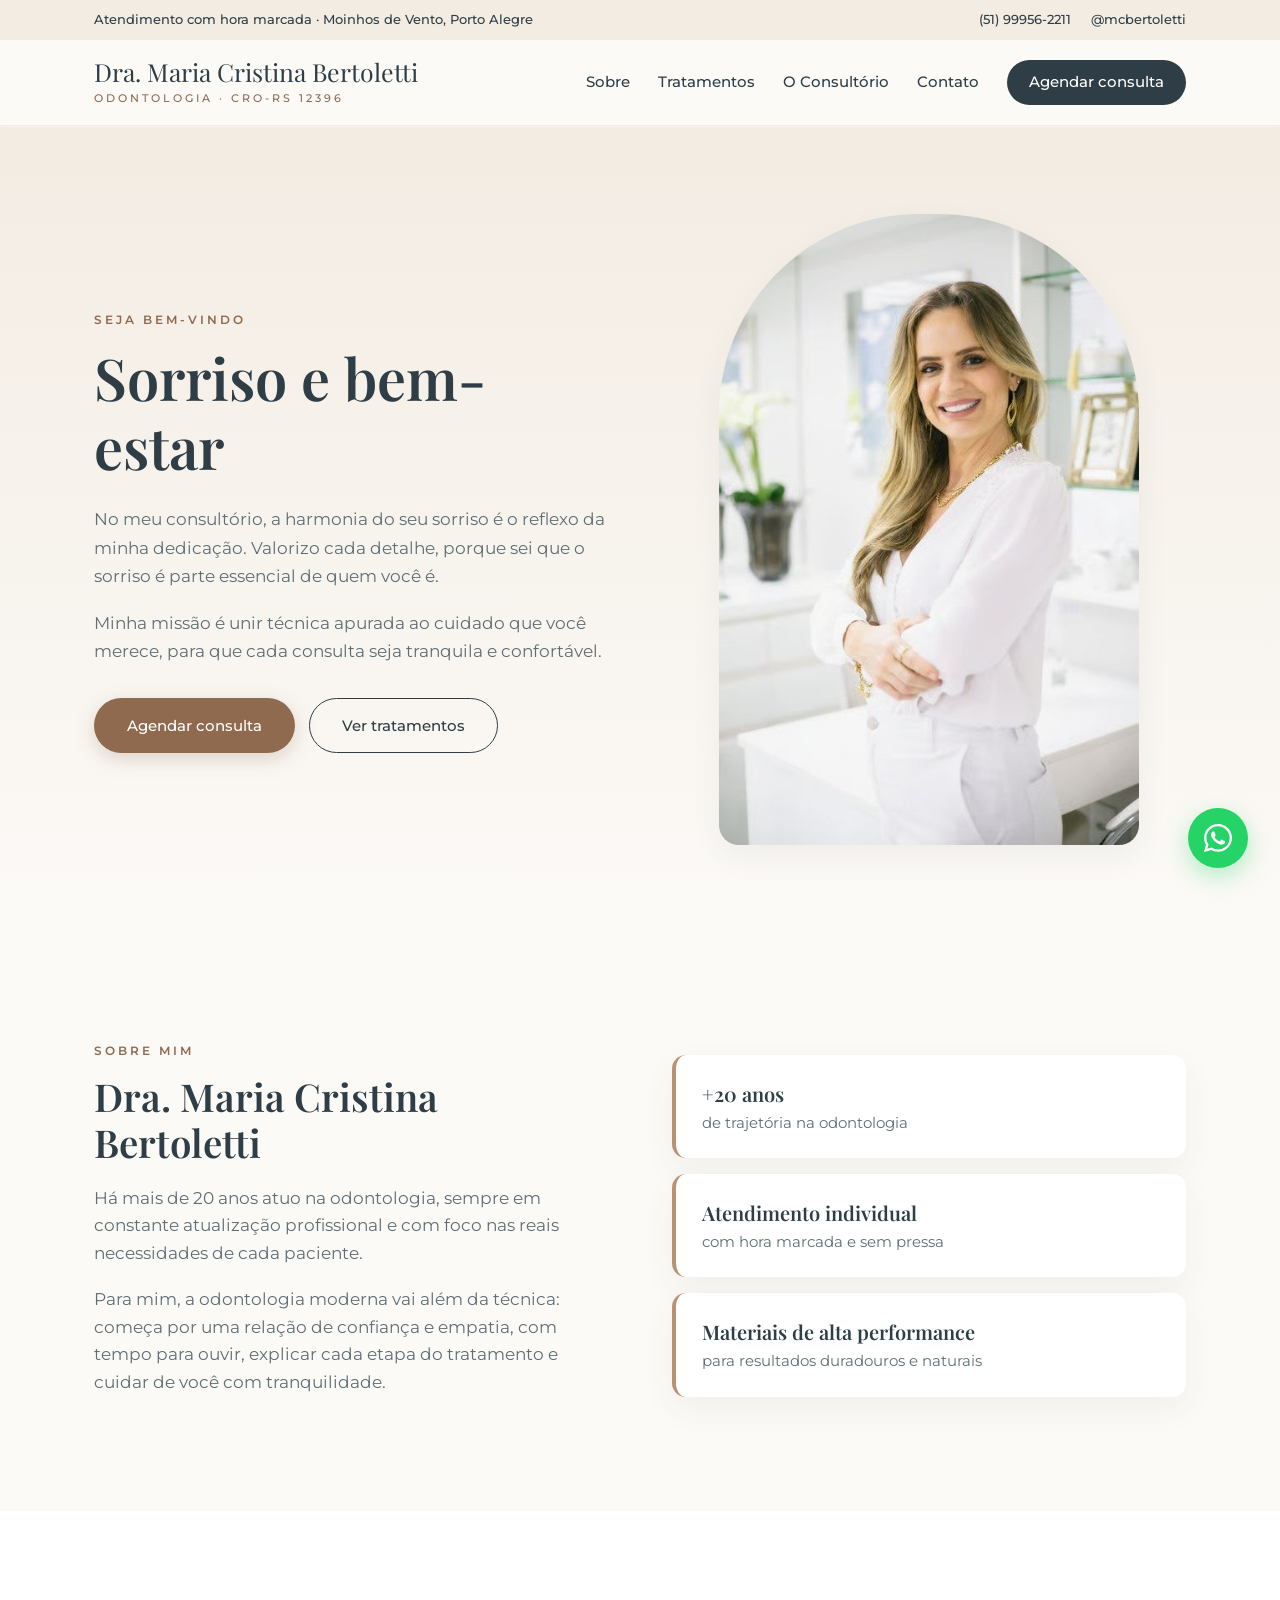
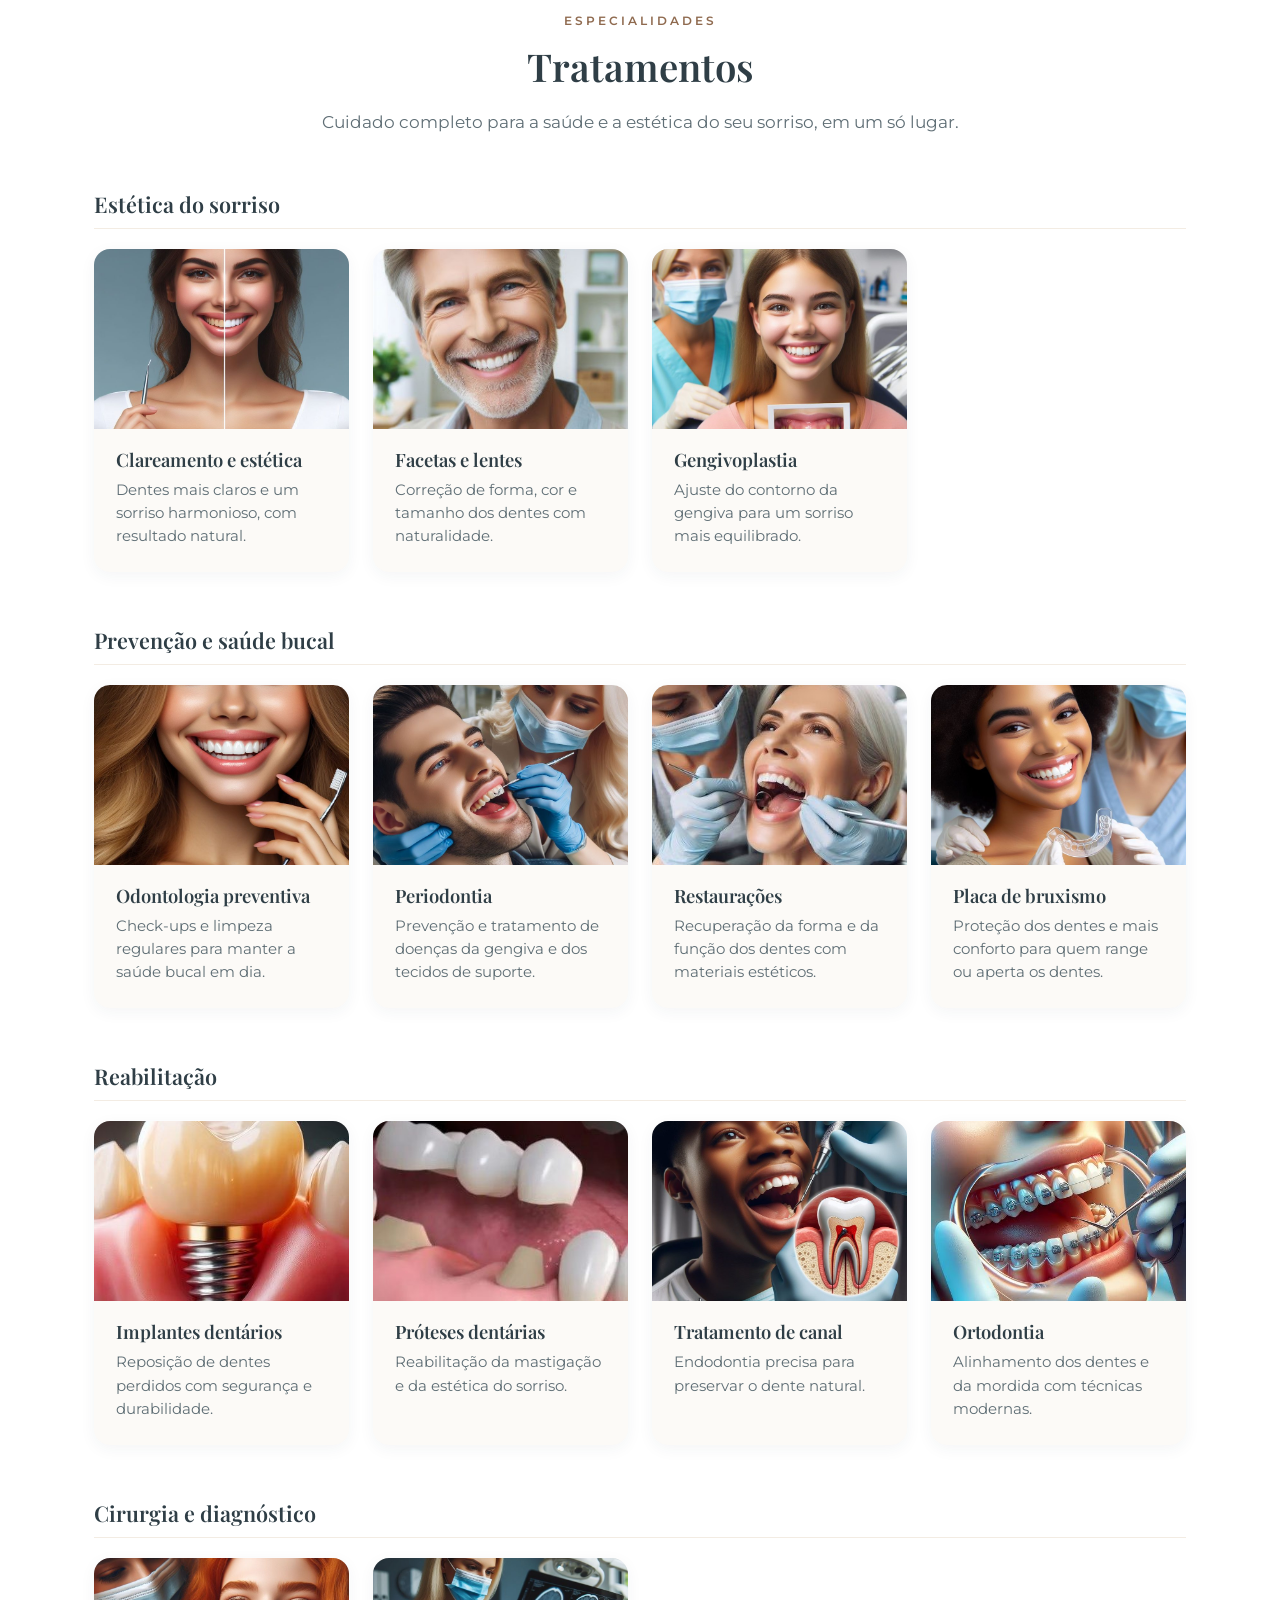
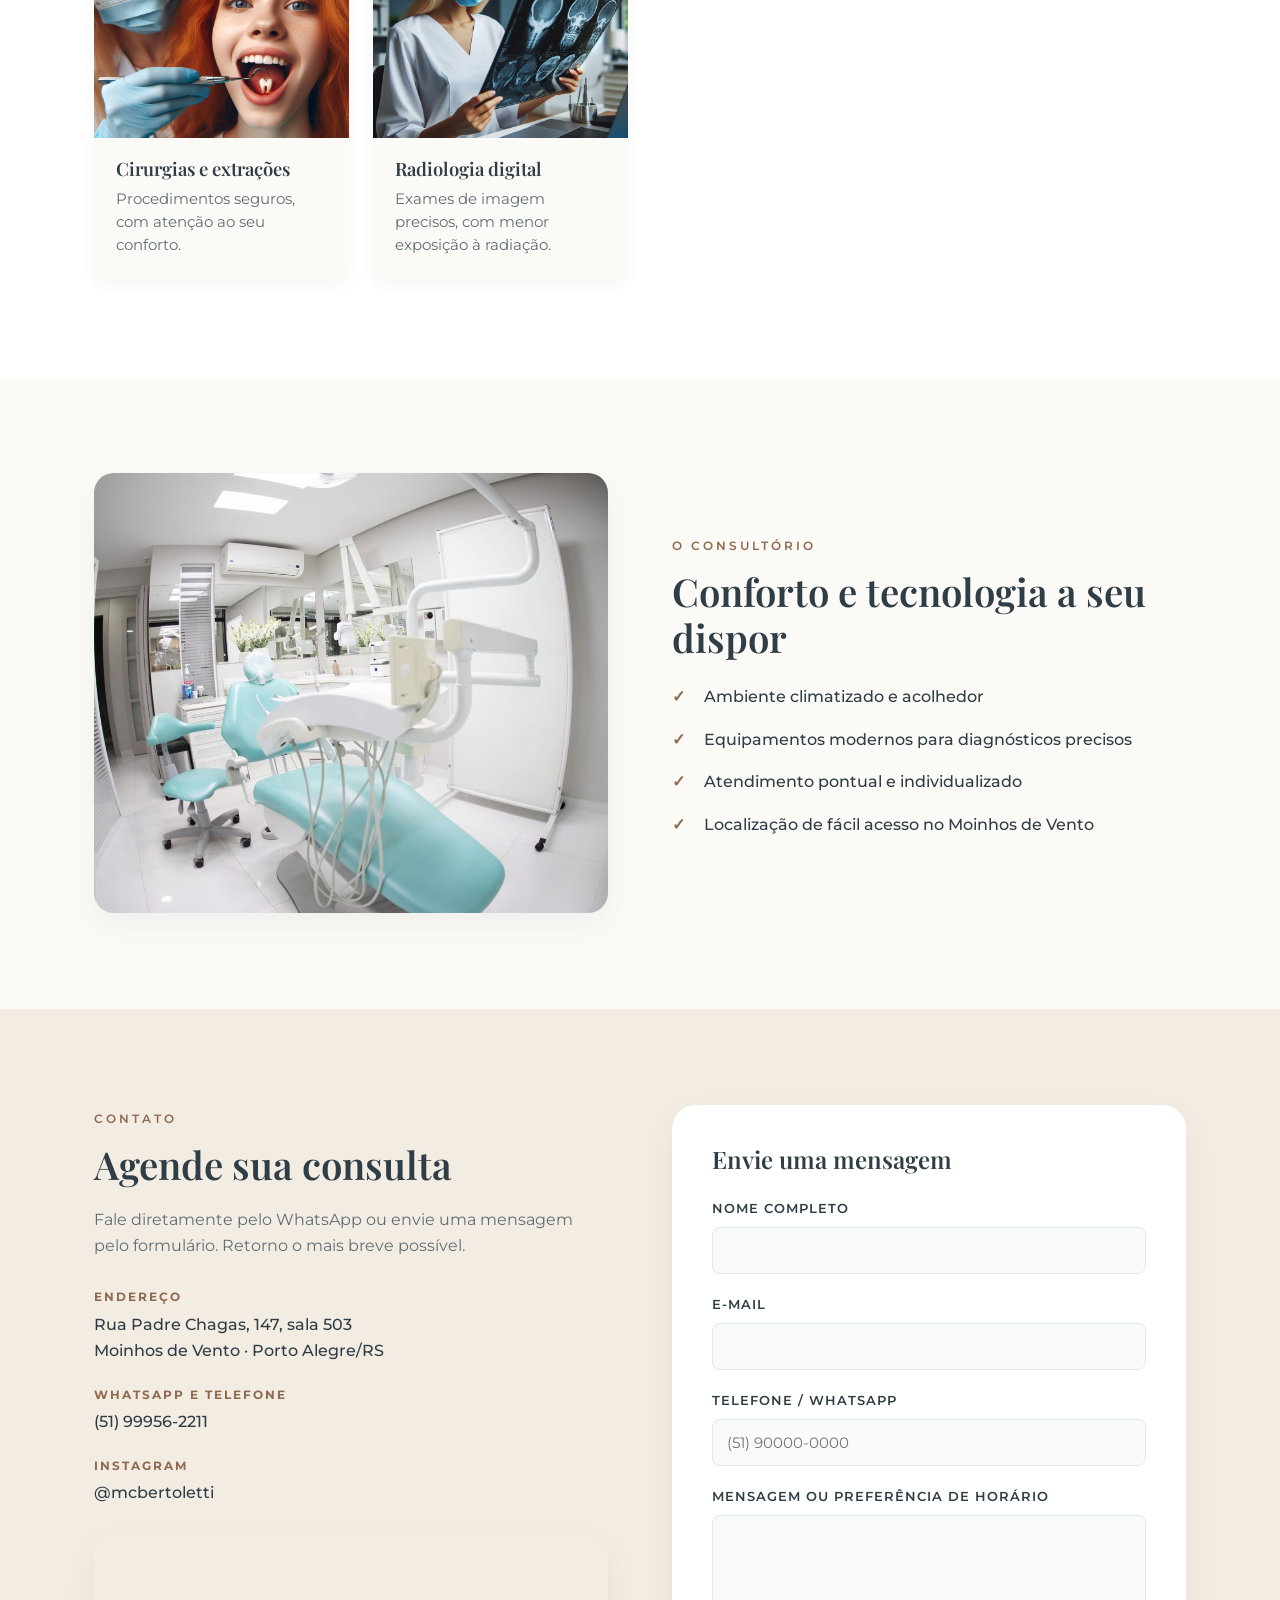
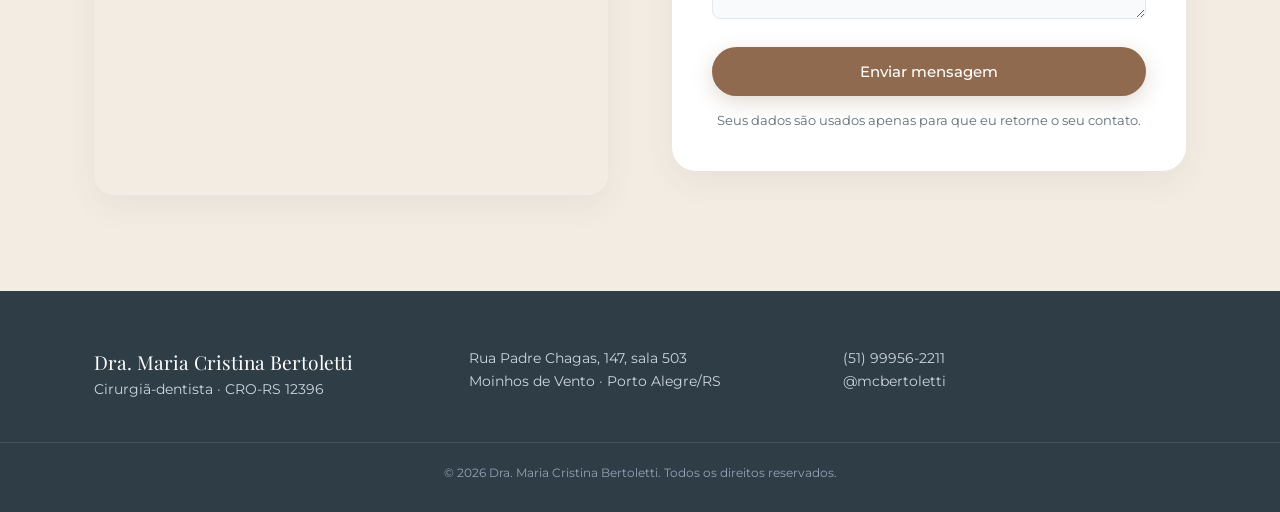
<file: index.html>
<!DOCTYPE html>
<html lang="pt-BR">
<head>
    <meta charset="UTF-8">
    <meta name="viewport" content="width=device-width, initial-scale=1.0">
    <title>Dra. Maria Cristina Bertoletti | Dentista no Moinhos de Vento, Porto Alegre</title>
    <meta name="description" content="Consultório odontológico da Dra. Maria Cristina Bertoletti (CRO-RS 12396) no Moinhos de Vento, Porto Alegre. Mais de 20 anos de trajetória em estética, implantes, próteses, ortodontia e prevenção. Agende sua consulta.">
    <link rel="canonical" href="https://mariacristinabertoletti.com.br/">
    <meta name="theme-color" content="#2F3E46">
    <link rel="icon" href="favicon.svg" type="image/svg+xml">

    <!-- Compartilhamento em redes sociais e WhatsApp -->
    <meta property="og:type" content="website">
    <meta property="og:locale" content="pt_BR">
    <meta property="og:title" content="Dra. Maria Cristina Bertoletti | Odontologia">
    <meta property="og:description" content="Atendimento odontológico personalizado no Moinhos de Vento, Porto Alegre. Mais de 20 anos de trajetória.">
    <meta property="og:url" content="https://mariacristinabertoletti.com.br/">
    <meta property="og:image" content="https://mariacristinabertoletti.com.br/img/consultorio.jpg">

    <link rel="preconnect" href="https://fonts.googleapis.com">
    <link rel="preconnect" href="https://fonts.gstatic.com" crossorigin>
    <link href="https://fonts.googleapis.com/css2?family=Montserrat:wght@300;400;500;600;700&family=Playfair+Display:ital,wght@0,400;0,600;1,400&display=swap" rel="stylesheet">
    <link rel="stylesheet" href="style.css">

    <!-- Dados estruturados para o Google (ficha do consultório) -->
    <script type="application/ld+json">
    {
      "@context": "https://schema.org",
      "@type": "Dentist",
      "name": "Dra. Maria Cristina Bertoletti",
      "url": "https://mariacristinabertoletti.com.br/",
      "image": "https://mariacristinabertoletti.com.br/img/consultorio.jpg",
      "telephone": "+55-51-99956-2211",
      "address": {
        "@type": "PostalAddress",
        "streetAddress": "Rua Padre Chagas, 147 - sala 503",
        "addressLocality": "Porto Alegre",
        "addressRegion": "RS",
        "addressCountry": "BR"
      },
      "sameAs": ["https://www.instagram.com/mcbertoletti"]
    }
    </script>
</head>
<body>
    <div class="top-bar">
        <div class="container row-between">
            <span>Atendimento com hora marcada · Moinhos de Vento, Porto Alegre</span>
            <span class="top-bar-links">
                <a href="tel:+5551999562211">(51) 99956-2211</a>
                <a href="https://www.instagram.com/mcbertoletti" target="_blank" rel="noopener">@mcbertoletti</a>
            </span>
        </div>
    </div>

    <header class="main-header">
        <div class="container row-between navbar">
            <a href="#inicio" class="logo">
                <span class="logo-text">Dra. Maria Cristina Bertoletti</span>
                <span class="logo-sub">Odontologia · CRO-RS 12396</span>
            </a>
            <nav class="nav-menu" aria-label="Menu principal">
                <a href="#sobre">Sobre</a>
                <a href="#tratamentos">Tratamentos</a>
                <a href="#consultorio">O Consultório</a>
                <a href="#contato">Contato</a>
                <a href="#contato" class="btn-nav">Agendar consulta</a>
            </nav>
        </div>
    </header>

    <main>
        <section id="inicio" class="hero-section">
            <div class="container grid-2">
                <div class="hero-content">
                    <span class="section-tag">Seja bem-vindo</span>
                    <h1>Sorriso e bem-estar</h1>
                    <p>No meu consultório, a harmonia do seu sorriso é o reflexo da minha dedicação. Valorizo cada detalhe, porque sei que o sorriso é parte essencial de quem você é.</p>
                    <p>Minha missão é unir técnica apurada ao cuidado que você merece, para que cada consulta seja tranquila e confortável.</p>
                    <div class="hero-buttons">
                        <a href="#contato" class="btn btn-primary">Agendar consulta</a>
                        <a href="#tratamentos" class="btn btn-secondary">Ver tratamentos</a>
                    </div>
                </div>
                <div class="hero-img">
                    <img src="img/dra-maria-cristina.jpg" alt="Dra. Maria Cristina Bertoletti, cirurgiã-dentista" width="503" height="755">
                </div>
            </div>
        </section>

        <section id="sobre" class="about-section">
            <div class="container grid-2">
                <div class="about-text">
                    <span class="section-tag">Sobre mim</span>
                    <h2>Dra. Maria Cristina Bertoletti</h2>
                    <p>Há mais de 20 anos atuo na odontologia, sempre em constante atualização profissional e com foco nas reais necessidades de cada paciente.</p>
                    <p>Para mim, a odontologia moderna vai além da técnica: começa por uma relação de confiança e empatia, com tempo para ouvir, explicar cada etapa do tratamento e cuidar de você com tranquilidade.</p>
                </div>
                <ul class="badges">
                    <li class="badge-item"><strong>+20 anos</strong><span>de trajetória na odontologia</span></li>
                    <li class="badge-item"><strong>Atendimento individual</strong><span>com hora marcada e sem pressa</span></li>
                    <li class="badge-item"><strong>Materiais de alta performance</strong><span>para resultados duradouros e naturais</span></li>
                </ul>
            </div>
        </section>

        <section id="tratamentos" class="services-section">
            <div class="container">
                <div class="text-center">
                    <span class="section-tag">Especialidades</span>
                    <h2>Tratamentos</h2>
                    <p class="section-subtitle">Cuidado completo para a saúde e a estética do seu sorriso, em um só lugar.</p>
                </div>

                <h3 class="group-title">Estética do sorriso</h3>
                <div class="grid-3">
                    <article class="card">
                        <img src="img/clareamento.jpg" alt="Antes e depois de clareamento dental" class="card-img" loading="lazy">
                        <div class="card-content"><h4>Clareamento e estética</h4><p>Dentes mais claros e um sorriso harmonioso, com resultado natural.</p></div>
                    </article>
                    <article class="card">
                        <img src="img/facetas-lentes.jpg" alt="Facetas e lentes de contato dental" class="card-img" loading="lazy">
                        <div class="card-content"><h4>Facetas e lentes</h4><p>Correção de forma, cor e tamanho dos dentes com naturalidade.</p></div>
                    </article>
                    <article class="card">
                        <img src="img/gengivoplastia.jpg" alt="Gengivoplastia" class="card-img" loading="lazy">
                        <div class="card-content"><h4>Gengivoplastia</h4><p>Ajuste do contorno da gengiva para um sorriso mais equilibrado.</p></div>
                    </article>
                </div>

                <h3 class="group-title">Prevenção e saúde bucal</h3>
                <div class="grid-3">
                    <article class="card">
                        <img src="img/preventiva.jpg" alt="Limpeza e profilaxia dental" class="card-img" loading="lazy">
                        <div class="card-content"><h4>Odontologia preventiva</h4><p>Check-ups e limpeza regulares para manter a saúde bucal em dia.</p></div>
                    </article>
                    <article class="card">
                        <img src="img/periodontia.jpg" alt="Tratamento periodontal" class="card-img" loading="lazy">
                        <div class="card-content"><h4>Periodontia</h4><p>Prevenção e tratamento de doenças da gengiva e dos tecidos de suporte.</p></div>
                    </article>
                    <article class="card">
                        <img src="img/restauracoes.jpg" alt="Restauração dental" class="card-img" loading="lazy">
                        <div class="card-content"><h4>Restaurações</h4><p>Recuperação da forma e da função dos dentes com materiais estéticos.</p></div>
                    </article>
                    <article class="card">
                        <img src="img/placa-bruxismo.jpg" alt="Placa para bruxismo" class="card-img" loading="lazy">
                        <div class="card-content"><h4>Placa de bruxismo</h4><p>Proteção dos dentes e mais conforto para quem range ou aperta os dentes.</p></div>
                    </article>
                </div>

                <h3 class="group-title">Reabilitação</h3>
                <div class="grid-3">
                    <article class="card">
                        <img src="img/implantes.jpg" alt="Implante dentário" class="card-img" loading="lazy">
                        <div class="card-content"><h4>Implantes dentários</h4><p>Reposição de dentes perdidos com segurança e durabilidade.</p></div>
                    </article>
                    <article class="card">
                        <img src="img/proteses.jpg" alt="Prótese dentária" class="card-img" loading="lazy">
                        <div class="card-content"><h4>Próteses dentárias</h4><p>Reabilitação da mastigação e da estética do sorriso.</p></div>
                    </article>
                    <article class="card">
                        <img src="img/tratamento-canal.jpg" alt="Tratamento de canal" class="card-img" loading="lazy">
                        <div class="card-content"><h4>Tratamento de canal</h4><p>Endodontia precisa para preservar o dente natural.</p></div>
                    </article>
                    <article class="card">
                        <img src="img/ortodontia.jpg" alt="Aparelho ortodôntico" class="card-img" loading="lazy">
                        <div class="card-content"><h4>Ortodontia</h4><p>Alinhamento dos dentes e da mordida com técnicas modernas.</p></div>
                    </article>
                </div>

                <h3 class="group-title">Cirurgia e diagnóstico</h3>
                <div class="grid-3">
                    <article class="card">
                        <img src="img/cirurgias.jpg" alt="Cirurgia e extração dentária" class="card-img" loading="lazy">
                        <div class="card-content"><h4>Cirurgias e extrações</h4><p>Procedimentos seguros, com atenção ao seu conforto.</p></div>
                    </article>
                    <article class="card">
                        <img src="img/radiologia.jpg" alt="Radiografia digital odontológica" class="card-img" loading="lazy">
                        <div class="card-content"><h4>Radiologia digital</h4><p>Exames de imagem precisos, com menor exposição à radiação.</p></div>
                    </article>
                </div>
            </div>
        </section>

        <section id="consultorio" class="features-section">
            <div class="container grid-2">
                <div class="features-img">
                    <img src="img/consultorio.jpg" alt="Consultório da Dra. Maria Cristina Bertoletti" width="1200" height="800" loading="lazy">
                </div>
                <div class="features-text">
                    <span class="section-tag">O Consultório</span>
                    <h2>Conforto e tecnologia a seu dispor</h2>
                    <ul class="features-list">
                        <li>Ambiente climatizado e acolhedor</li>
                        <li>Equipamentos modernos para diagnósticos precisos</li>
                        <li>Atendimento pontual e individualizado</li>
                        <li>Localização de fácil acesso no Moinhos de Vento</li>
                    </ul>
                </div>
            </div>
        </section>

        <section id="contato" class="contact-section">
            <div class="container grid-2">
                <div class="contact-info">
                    <span class="section-tag">Contato</span>
                    <h2>Agende sua consulta</h2>
                    <p class="contact-intro">Fale diretamente pelo WhatsApp ou envie uma mensagem pelo formulário. Retorno o mais breve possível.</p>
                    <ul class="info-blocks">
                        <li>
                            <strong>Endereço</strong>
                            <a href="https://www.google.com/maps/search/?api=1&query=Rua+Padre+Chagas+147+Porto+Alegre+RS" target="_blank" rel="noopener">Rua Padre Chagas, 147, sala 503<br>Moinhos de Vento · Porto Alegre/RS</a>
                        </li>
                        <li>
                            <strong>WhatsApp e telefone</strong>
                            <a href="https://wa.me/5551999562211?text=Ol%C3%A1!%20Gostaria%20de%20agendar%20uma%20consulta." target="_blank" rel="noopener">(51) 99956-2211</a>
                        </li>
                        <li>
                            <strong>Instagram</strong>
                            <a href="https://www.instagram.com/mcbertoletti" target="_blank" rel="noopener">@mcbertoletti</a>
                        </li>
                    </ul>
                    <div class="map">
                        <iframe title="Mapa: Rua Padre Chagas, 147, Porto Alegre" src="https://maps.google.com/maps?q=Rua%20Padre%20Chagas%2C%20147%2C%20Porto%20Alegre%20RS&z=16&output=embed" loading="lazy" referrerpolicy="no-referrer-when-downgrade"></iframe>
                    </div>
                </div>

                <div class="contact-form-box">
                    <h3>Envie uma mensagem</h3>
                    <form name="contato-clinica" method="POST" data-netlify="true" netlify-honeypot="campo-extra" action="/sucesso.html">
                        <input type="hidden" name="form-name" value="contato-clinica">
                        <p class="hidden-field"><label>Não preencha este campo: <input name="campo-extra"></label></p>
                        <div class="form-group">
                            <label for="nome">Nome completo</label>
                            <input type="text" id="nome" name="nome" autocomplete="name" required>
                        </div>
                        <div class="form-group">
                            <label for="email">E-mail</label>
                            <input type="email" id="email" name="email" autocomplete="email" required>
                        </div>
                        <div class="form-group">
                            <label for="telefone">Telefone / WhatsApp</label>
                            <input type="tel" id="telefone" name="telefone" autocomplete="tel" placeholder="(51) 90000-0000" required>
                        </div>
                        <div class="form-group">
                            <label for="mensagem">Mensagem ou preferência de horário</label>
                            <textarea id="mensagem" name="mensagem" rows="4" required></textarea>
                        </div>
                        <button type="submit" class="btn btn-primary btn-block">Enviar mensagem</button>
                        <p class="form-note">Seus dados são usados apenas para que eu retorne o seu contato.</p>
                    </form>
                </div>
            </div>
        </section>
    </main>

    <footer class="main-footer">
        <div class="container footer-grid">
            <div>
                <p class="footer-name">Dra. Maria Cristina Bertoletti</p>
                <p>Cirurgiã-dentista · CRO-RS 12396</p>
            </div>
            <div>
                <p>Rua Padre Chagas, 147, sala 503</p>
                <p>Moinhos de Vento · Porto Alegre/RS</p>
            </div>
            <div>
                <p><a href="tel:+5551999562211">(51) 99956-2211</a></p>
                <p><a href="https://www.instagram.com/mcbertoletti" target="_blank" rel="noopener">@mcbertoletti</a></p>
            </div>
        </div>
        <p class="footer-copy">&copy; 2026 Dra. Maria Cristina Bertoletti. Todos os direitos reservados.</p>
    </footer>

    <a href="https://wa.me/5551999562211?text=Ol%C3%A1!%20Gostaria%20de%20agendar%20uma%20consulta." class="whatsapp-float" target="_blank" rel="noopener" aria-label="Conversar pelo WhatsApp">
        <svg viewBox="0 0 448 512" aria-hidden="true"><path d="M380.9 97.1C339 55.1 283.2 32 223.9 32c-122.4 0-222 99.6-222 222 0 39.1 10.2 77.3 29.6 111L0 480l117.7-30.9c32.4 17.7 68.9 27 106.1 27h.1c122.3 0 224.1-99.6 224.1-222 0-59.3-25.2-115-67.1-157zm-157 341.6c-33.2 0-65.7-8.9-93.8-25.7l-6.7-4-69.8 18.3L72 359.2l-4.4-7c-18.5-29.4-28.2-63.3-28.2-98.2 0-101.7 82.8-184.5 184.6-184.5 49.3 0 95.6 19.2 130.4 54.1 34.8 34.9 56.2 81.2 56.1 130.5 0 101.8-84.9 184.6-186.6 184.6zm101.2-138.2c-5.5-2.8-32.8-16.2-37.9-18-5.1-1.9-8.8-2.8-12.5 2.8-3.7 5.6-14.3 18-17.6 21.8-3.2 3.7-6.5 4.2-12 1.4-5.5-2.8-23.2-8.5-44.2-27.1-16.4-14.6-27.4-32.7-30.6-38.2-3.2-5.6-.3-8.6 2.4-11.3 2.5-2.6 5.5-6.5 8.3-9.8 2.8-3.2 3.7-5.5 5.5-9.2 1.9-3.7.9-6.9-.5-9.7-1.4-2.8-12.5-30.1-17.1-41.2-4.5-10.8-9.1-9.3-12.5-9.5-3.2-.2-6.9-.2-10.6-.2-3.7 0-9.7 1.4-14.8 6.9-5.1 5.6-19.4 19-19.4 46.3 0 27.3 19.9 53.7 22.6 57.4 2.8 3.7 39.1 59.7 94.8 83.8 35.2 15.2 49 16.5 66.6 13.9 10.7-1.6 32.8-13.4 37.4-26.4 4.6-13 4.6-24.1 3.2-26.4-1.3-2.5-5-3.9-10.5-6.6z"/></svg>
    </a>
</body>
</html>
</file>
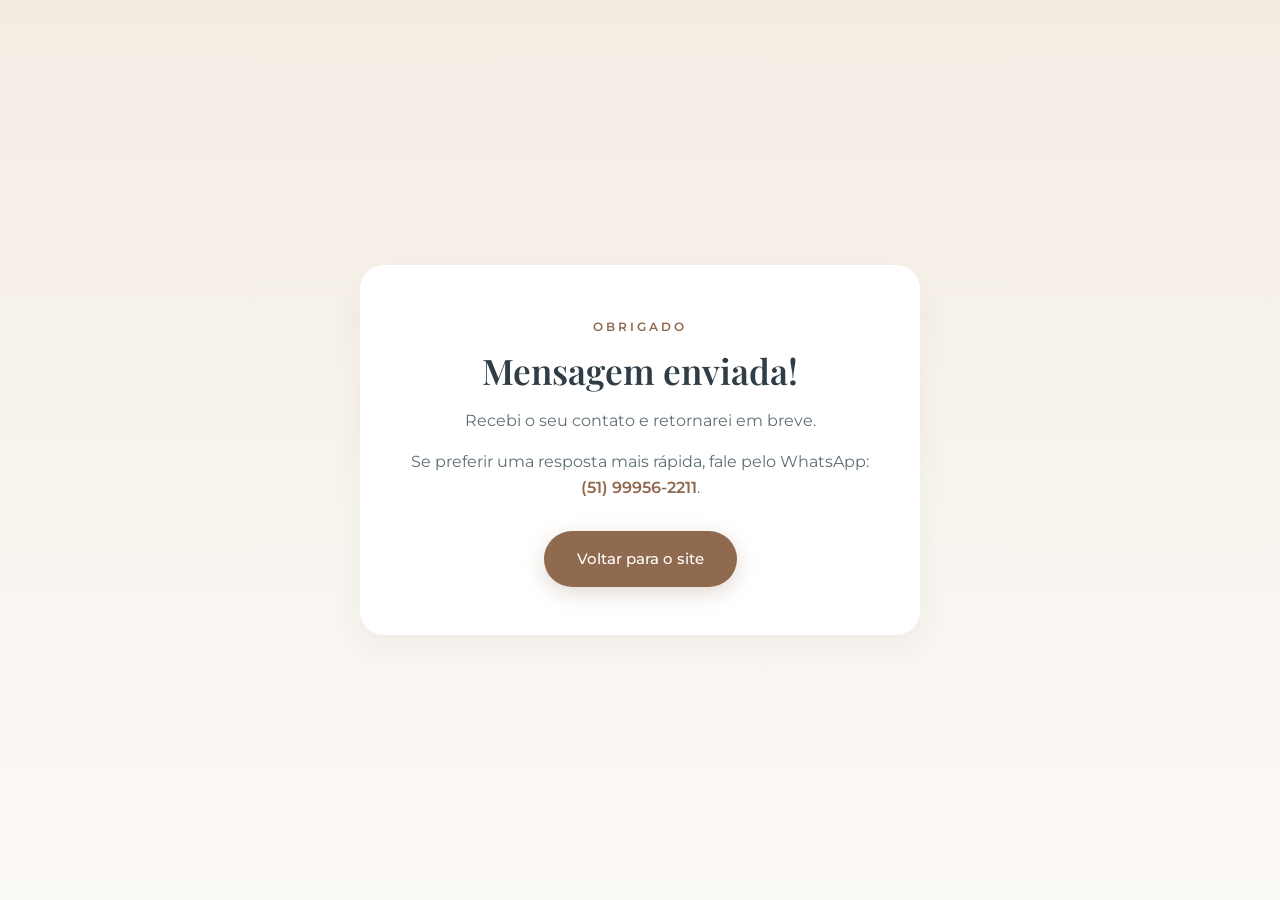
<file: sucesso.html>
<!DOCTYPE html>
<html lang="pt-BR">
<head>
    <meta charset="UTF-8">
    <meta name="viewport" content="width=device-width, initial-scale=1.0">
    <title>Mensagem enviada | Dra. Maria Cristina Bertoletti</title>
    <meta name="robots" content="noindex">
    <link rel="icon" href="favicon.svg" type="image/svg+xml">
    <link href="https://fonts.googleapis.com/css2?family=Montserrat:wght@400;500;600&family=Playfair+Display:wght@600&display=swap" rel="stylesheet">
    <link rel="stylesheet" href="style.css">
</head>
<body class="page-simple">
    <main class="simple-box">
        <span class="section-tag">Obrigado</span>
        <h1>Mensagem enviada!</h1>
        <p>Recebi o seu contato e retornarei em breve.</p>
        <p>Se preferir uma resposta mais rápida, fale pelo WhatsApp: <a href="https://wa.me/5551999562211" target="_blank" rel="noopener">(51) 99956-2211</a>.</p>
        <a href="/" class="btn btn-primary">Voltar para o site</a>
    </main>
</body>
</html>
</file>
<file: style.css>
/* ==========================================================================
   Dra. Maria Cristina Bertoletti — folha de estilos única do site
   ========================================================================== */

/* 1. Cores e base
   ----------------------------------------------------------------------- */
:root {
    --bg-principal: #FCFAF7;       /* off-white perolado */
    --bg-subtil: #F3ECE3;          /* champagne suave */
    --cor-texto: #2F3E46;          /* grafite */
    --cor-texto-mutado: #5F6E75;   /* cinza para textos secundários */
    --cor-destaque: #BA9173;       /* nude / dourado do logo */
    --cor-destaque-escura: #8F6A4F;/* dourado escuro (texto legível) */
    --raio: 20px;
    --sombra: 0 12px 32px rgba(47, 62, 70, 0.06);
}

*, *::before, *::after { box-sizing: border-box; margin: 0; padding: 0; }

html { scroll-behavior: smooth; font-size: 16px; scroll-padding-top: 90px; }

body {
    background-color: var(--bg-principal);
    color: var(--cor-texto);
    font-family: 'Montserrat', sans-serif;
    line-height: 1.65;
}

img { max-width: 100%; display: block; }

h1, h2, h3, h4 {
    font-family: 'Playfair Display', serif;
    color: var(--cor-texto);
    font-weight: 600;
    line-height: 1.2;
}

h2 { font-size: clamp(1.9rem, 3vw, 2.5rem); margin-bottom: 1.2rem; }

a { text-decoration: none; color: inherit; transition: color 0.25s ease, background 0.25s ease, transform 0.25s ease; }

ul { list-style: none; }

/* 2. Layout
   ----------------------------------------------------------------------- */
.container { width: 100%; max-width: 1140px; margin: 0 auto; padding: 0 24px; }

.row-between { display: flex; justify-content: space-between; align-items: center; gap: 16px; }

.text-center { text-align: center; }

.grid-2 { display: grid; grid-template-columns: 1fr 1fr; gap: 64px; align-items: center; }

.grid-3 {
    display: grid;
    grid-template-columns: repeat(auto-fill, minmax(240px, 1fr));
    gap: 24px;
}

section { padding: 96px 0; }

.section-tag {
    display: inline-block;
    font-size: 0.78rem;
    text-transform: uppercase;
    letter-spacing: 3px;
    color: var(--cor-destaque-escura);
    margin-bottom: 12px;
    font-weight: 600;
}

.section-subtitle {
    max-width: 800px;
    margin: 0 auto 16px;
    color: var(--cor-texto-mutado);
    font-size: 1.05rem;
}

/* 3. Topo e menu
   ----------------------------------------------------------------------- */
.top-bar {
    background-color: var(--bg-subtil);
    font-size: 0.82rem;
    font-weight: 500;
    padding: 9px 0;
}

.top-bar-links { display: flex; gap: 20px; }
.top-bar-links a:hover { color: var(--cor-destaque-escura); }

.main-header {
    position: sticky;
    top: 0;
    z-index: 50;
    background-color: rgba(252, 250, 247, 0.96);
    backdrop-filter: blur(6px);
    padding: 18px 0;
    border-bottom: 1px solid rgba(47, 62, 70, 0.06);
}

.logo-text {
    font-family: 'Playfair Display', serif;
    font-size: 1.55rem;
    display: block;
    line-height: 1.1;
}

.logo-sub {
    font-size: 0.7rem;
    letter-spacing: 3px;
    text-transform: uppercase;
    color: var(--cor-destaque-escura);
    margin-top: 4px;
    display: block;
    font-weight: 500;
}

.nav-menu { display: flex; align-items: center; gap: 28px; }

.nav-menu a { font-size: 0.93rem; font-weight: 500; }
.nav-menu a:hover { color: var(--cor-destaque-escura); }

.nav-menu .btn-nav {
    background: var(--cor-texto);
    color: #FFFFFF;
    padding: 10px 22px;
    border-radius: 50px;
}
.nav-menu .btn-nav:hover { background: var(--cor-destaque-escura); color: #FFFFFF; }

/* 4. Botões
   ----------------------------------------------------------------------- */
.btn {
    display: inline-block;
    padding: 14px 32px;
    border-radius: 50px;
    font-weight: 500;
    font-size: 0.95rem;
    border: 1px solid transparent;
    cursor: pointer;
    font-family: inherit;
}

.btn-primary {
    background-color: var(--cor-destaque-escura);
    color: #FFFFFF;
    box-shadow: 0 6px 20px rgba(143, 106, 79, 0.25);
}
.btn-primary:hover { background-color: var(--cor-texto); transform: translateY(-2px); }

.btn-secondary { border-color: var(--cor-texto); color: var(--cor-texto); }
.btn-secondary:hover { background-color: var(--cor-texto); color: #FFFFFF; transform: translateY(-2px); }

.btn-block { width: 100%; }

/* 5. Início
   ----------------------------------------------------------------------- */
.hero-section {
    background: linear-gradient(180deg, var(--bg-subtil) 0%, var(--bg-principal) 100%);
    padding: 88px 0 96px;
}

.hero-content h1 { font-size: clamp(2.4rem, 4.5vw, 3.6rem); margin-bottom: 24px; }

.hero-content p {
    font-size: 1.08rem;
    color: var(--cor-texto-mutado);
    margin-bottom: 18px;
    max-width: 520px;
}

.hero-buttons { display: flex; flex-wrap: wrap; gap: 14px; margin-top: 32px; }

.hero-img img {
    width: 100%;
    max-width: 420px;
    height: auto;
    margin: 0 auto;
    border-radius: 200px 200px var(--raio) var(--raio);
    box-shadow: var(--sombra);
}

/* 6. Sobre
   ----------------------------------------------------------------------- */
.about-text p { margin-bottom: 18px; color: var(--cor-texto-mutado); font-size: 1.05rem; }

.badges { display: grid; gap: 16px; }

.badge-item {
    background: #FFFFFF;
    padding: 22px 26px;
    border-radius: 14px;
    border-left: 4px solid var(--cor-destaque);
    box-shadow: var(--sombra);
}
.badge-item strong { display: block; font-family: 'Playfair Display', serif; font-size: 1.25rem; font-weight: 600; }
.badge-item span { color: var(--cor-texto-mutado); font-size: 0.92rem; }

/* 7. Tratamentos
   ----------------------------------------------------------------------- */
.services-section { background: #FFFFFF; }

.group-title {
    font-size: 1.35rem;
    margin: 56px 0 20px;
    padding-bottom: 10px;
    border-bottom: 1px solid var(--bg-subtil);
}

.card {
    background: var(--bg-principal);
    border-radius: 16px;
    overflow: hidden;
    box-shadow: 0 4px 16px rgba(47, 62, 70, 0.05);
    transition: transform 0.3s ease, box-shadow 0.3s ease;
}
.card:hover { transform: translateY(-6px); box-shadow: var(--sombra); }

.card-img { width: 100%; height: 180px; object-fit: cover; transition: transform 0.6s ease; }
.card:hover .card-img { transform: scale(1.06); }

.card-content { padding: 20px 22px 24px; }
.card-content h4 { font-size: 1.15rem; margin-bottom: 8px; }
.card-content p { font-size: 0.93rem; color: var(--cor-texto-mutado); line-height: 1.55; }

/* 8. Consultório
   ----------------------------------------------------------------------- */
.features-img img { width: 100%; height: 440px; object-fit: cover; border-radius: var(--raio); box-shadow: var(--sombra); }

.features-list { margin-top: 24px; }
.features-list li {
    position: relative;
    padding-left: 32px;
    margin-bottom: 16px;
    font-weight: 500;
}
.features-list li::before {
    content: "✓";
    position: absolute;
    left: 0;
    top: 0;
    color: var(--cor-destaque-escura);
    font-weight: 700;
}

/* 9. Contato
   ----------------------------------------------------------------------- */
.contact-section { background: var(--bg-subtil); }
.contact-section .grid-2 { align-items: start; }

.contact-intro { color: var(--cor-texto-mutado); margin-bottom: 28px; }

.info-blocks li { margin-bottom: 20px; }
.info-blocks strong {
    display: block;
    font-size: 0.78rem;
    text-transform: uppercase;
    letter-spacing: 2px;
    color: var(--cor-destaque-escura);
    margin-bottom: 4px;
}
.info-blocks a { font-weight: 500; }
.info-blocks a:hover { color: var(--cor-destaque-escura); }

.map { margin-top: 28px; border-radius: var(--raio); overflow: hidden; box-shadow: var(--sombra); }
.map iframe { display: block; width: 100%; height: 260px; border: 0; }

.contact-form-box {
    background: #FFFFFF;
    padding: 40px;
    border-radius: 24px;
    box-shadow: var(--sombra);
}
.contact-form-box h3 { font-size: 1.5rem; margin-bottom: 24px; }

.form-group { margin-bottom: 20px; }
.form-group label {
    display: block;
    font-size: 0.8rem;
    font-weight: 600;
    margin-bottom: 8px;
    text-transform: uppercase;
    letter-spacing: 1px;
}
.form-group input, .form-group textarea {
    width: 100%;
    padding: 13px 14px;
    border: 1px solid #E2E8F0;
    background-color: #F8FAFC;
    border-radius: 8px;
    font-family: inherit;
    font-size: 0.95rem;
    color: var(--cor-texto);
    transition: border-color 0.25s ease, box-shadow 0.25s ease;
}
.form-group input:focus, .form-group textarea:focus {
    outline: none;
    border-color: var(--cor-destaque);
    background-color: #FFFFFF;
    box-shadow: 0 0 0 3px rgba(186, 145, 115, 0.15);
}

.form-note { margin-top: 14px; font-size: 0.8rem; color: var(--cor-texto-mutado); text-align: center; }

.hidden-field { position: absolute; left: -9999px; }

/* 10. Rodapé e WhatsApp
   ----------------------------------------------------------------------- */
.main-footer { background: var(--cor-texto); color: #CBD5E1; padding: 56px 0 28px; font-size: 0.9rem; }

.footer-grid { display: grid; grid-template-columns: repeat(3, 1fr); gap: 32px; }
.footer-name { font-family: 'Playfair Display', serif; font-size: 1.2rem; color: #FFFFFF; }
.main-footer a:hover { color: #FFFFFF; }

.footer-copy {
    text-align: center;
    margin-top: 40px;
    padding-top: 20px;
    border-top: 1px solid rgba(255, 255, 255, 0.1);
    font-size: 0.78rem;
    color: #94A3B8;
}

.whatsapp-float {
    position: fixed;
    width: 60px;
    height: 60px;
    bottom: 32px;
    right: 32px;
    background-color: #25D366;
    border-radius: 50%;
    box-shadow: 0 8px 25px rgba(37, 211, 102, 0.35);
    z-index: 100;
    display: flex;
    align-items: center;
    justify-content: center;
}
.whatsapp-float:hover { transform: scale(1.08); background-color: #1EBE5A; }
.whatsapp-float svg { width: 32px; height: 32px; fill: #FFFFFF; }

/* 11. Celular e tablet
   ----------------------------------------------------------------------- */
@media (max-width: 992px) {
    .grid-2 { grid-template-columns: 1fr; gap: 48px; }
    .hero-content { text-align: center; }
    .hero-content p { margin-left: auto; margin-right: auto; }
    .hero-buttons { justify-content: center; }
    .hero-img { order: -1; }
    .hero-img img { max-width: 300px; }
    .features-img img { height: 320px; }
}

@media (max-width: 768px) {
    html { font-size: 15px; scroll-padding-top: 20px; }
    section { padding: 72px 0; }
    .top-bar .row-between { flex-direction: column; gap: 4px; text-align: center; }
    .main-header { position: static; }
    .navbar { flex-direction: column; text-align: center; }
    .nav-menu { flex-wrap: wrap; justify-content: center; gap: 14px 20px; }
    .nav-menu .btn-nav { flex-basis: 100%; text-align: center; max-width: 260px; margin: 4px auto 0; }
    .contact-form-box { padding: 28px 22px; }
    .footer-grid { grid-template-columns: 1fr; text-align: center; gap: 20px; }
    .main-footer { padding-bottom: 90px; }
    .whatsapp-float { width: 54px; height: 54px; bottom: 20px; right: 20px; }
}

/* 12. Páginas simples (mensagem enviada e erro 404)
   ----------------------------------------------------------------------- */
.page-simple {
    min-height: 100vh;
    display: flex;
    align-items: center;
    justify-content: center;
    padding: 24px;
    background: linear-gradient(180deg, var(--bg-subtil) 0%, var(--bg-principal) 100%);
}
.simple-box {
    max-width: 560px;
    background: #FFFFFF;
    padding: 48px 40px;
    border-radius: 24px;
    box-shadow: var(--sombra);
    text-align: center;
}
.simple-box h1 { font-size: 2.2rem; margin-bottom: 16px; }
.simple-box p { color: var(--cor-texto-mutado); margin-bottom: 14px; }
.simple-box p a { color: var(--cor-destaque-escura); font-weight: 600; }
.simple-box .btn { margin-top: 16px; }
</file>
